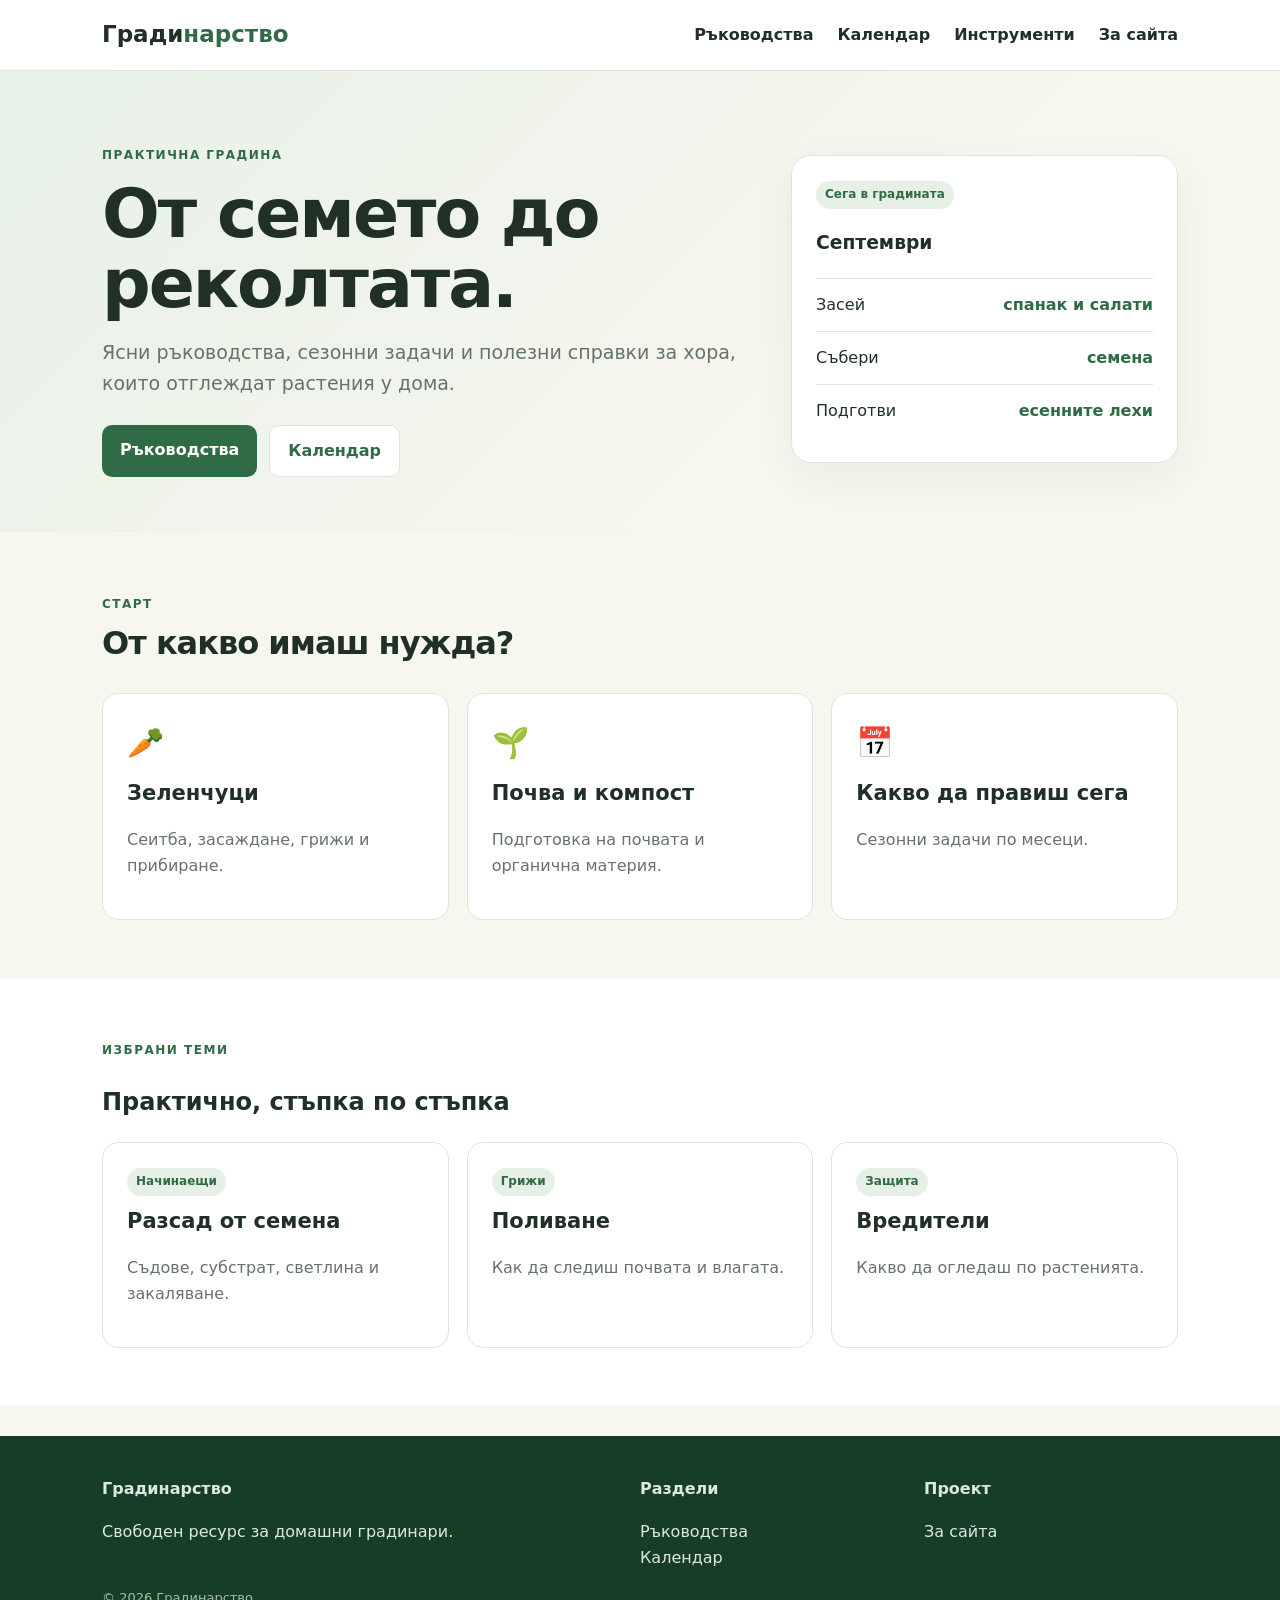
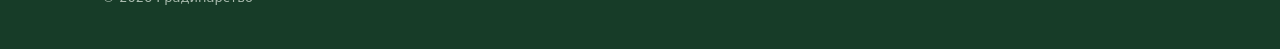
<file: index.html>
<!doctype html><html lang="bg"><head><meta charset="utf-8"><meta name="viewport" content="width=device-width,initial-scale=1"><meta name="description" content="Практични ръководства, сезонен календар и безплатни ресурси за домашната градина."><link rel="stylesheet" href="styles.css"><title>Градинарство | Практични ръководства</title></head><body><nav class="nav"><div class="wrap navin"><a class="brand" href="index.html">Гради<span>нарство</span></a><div class="links"><a href="guides.html">Ръководства</a><a href="calendar.html">Календар</a><a href="tools.html">Инструменти</a><a href="about.html">За сайта</a></div></div></nav><header class="hero"><div class="wrap hero-grid"><div><span class="eyebrow">Практична градина</span><h1>От семето до реколтата.</h1><p>Ясни ръководства, сезонни задачи и полезни справки за хора, които отглеждат растения у дома.</p><div class="actions"><a class="btn" href="guides.html">Ръководства</a><a class="btn alt" href="calendar.html">Календар</a></div></div><div class="hero-card"><span class="tag">Сега в градината</span><h3>Септември</h3><div class="month"><span>Засей</span><b>спанак и салати</b></div><div class="month"><span>Събери</span><b>семена</b></div><div class="month"><span>Подготви</span><b>есенните лехи</b></div></div></div></header><section><div class="wrap"><div class="section-head"><div><span class="eyebrow">Старт</span><h2>От какво имаш нужда?</h2></div></div><div class="grid"><a class="card" href="guides.html"><div class="icon">🥕</div><h3>Зеленчуци</h3><p class="muted">Сеитба, засаждане, грижи и прибиране.</p></a><a class="card" href="guides.html"><div class="icon">🌱</div><h3>Почва и компост</h3><p class="muted">Подготовка на почвата и органична материя.</p></a><a class="card" href="calendar.html"><div class="icon">📅</div><h3>Какво да правиш сега</h3><p class="muted">Сезонни задачи по месеци.</p></a></div></div></section><section style="background:#fff"><div class="wrap"><span class="eyebrow">Избрани теми</span><h2>Практично, стъпка по стъпка</h2><div class="grid"><a class="card" href="guides.html"><span class="tag">Начинаещи</span><h3>Разсад от семена</h3><p class="muted">Съдове, субстрат, светлина и закаляване.</p></a><a class="card" href="guides.html"><span class="tag">Грижи</span><h3>Поливане</h3><p class="muted">Как да следиш почвата и влагата.</p></a><a class="card" href="guides.html"><span class="tag">Защита</span><h3>Вредители</h3><p class="muted">Какво да огледаш по растенията.</p></a></div></div></section><footer class="footer"><div class="wrap footer-grid"><div><b>Градинарство</b><p>Свободен ресурс за домашни градинари.</p></div><div><b>Раздели</b><p><a href="guides.html">Ръководства</a><br><a href="calendar.html">Календар</a></p></div><div><b>Проект</b><p><a href="about.html">За сайта</a></p></div></div><div class="wrap small">© 2026 Градинарство</div></footer></body></html>
</file>
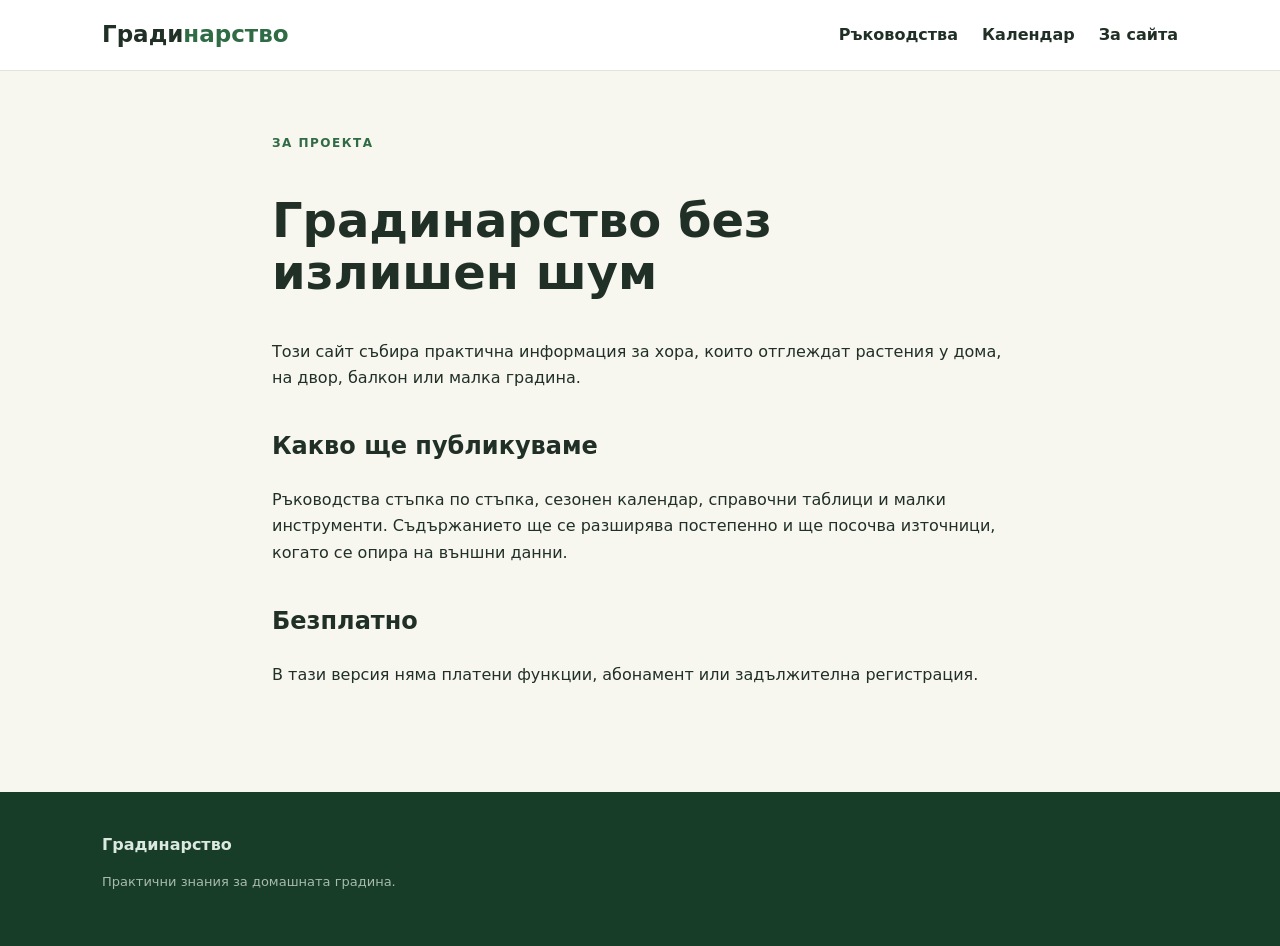
<file: about.html>
<!doctype html><html lang="bg"><head><meta charset="utf-8"><meta name="viewport" content="width=device-width,initial-scale=1"><link rel="stylesheet" href="styles.css"><title>За сайта | Градинарство</title></head><body><nav class="nav"><div class="wrap navin"><a class="brand" href="index.html">Гради<span>нарство</span></a><div class="links"><a href="guides.html">Ръководства</a><a href="calendar.html">Календар</a><a href="about.html">За сайта</a></div></div></nav><main><section><div class="wrap article"><span class="eyebrow">За проекта</span><h1>Градинарство без излишен шум</h1><p>Този сайт събира практична информация за хора, които отглеждат растения у дома, на двор, балкон или малка градина.</p><h2>Какво ще публикуваме</h2><p>Ръководства стъпка по стъпка, сезонен календар, справочни таблици и малки инструменти. Съдържанието ще се разширява постепенно и ще посочва източници, когато се опира на външни данни.</p><h2>Безплатно</h2><p>В тази версия няма платени функции, абонамент или задължителна регистрация.</p></div></section></main><footer class="footer"><div class="wrap"><b>Градинарство</b><p class="small">Практични знания за домашната градина.</p></div></footer></body></html>
</file>
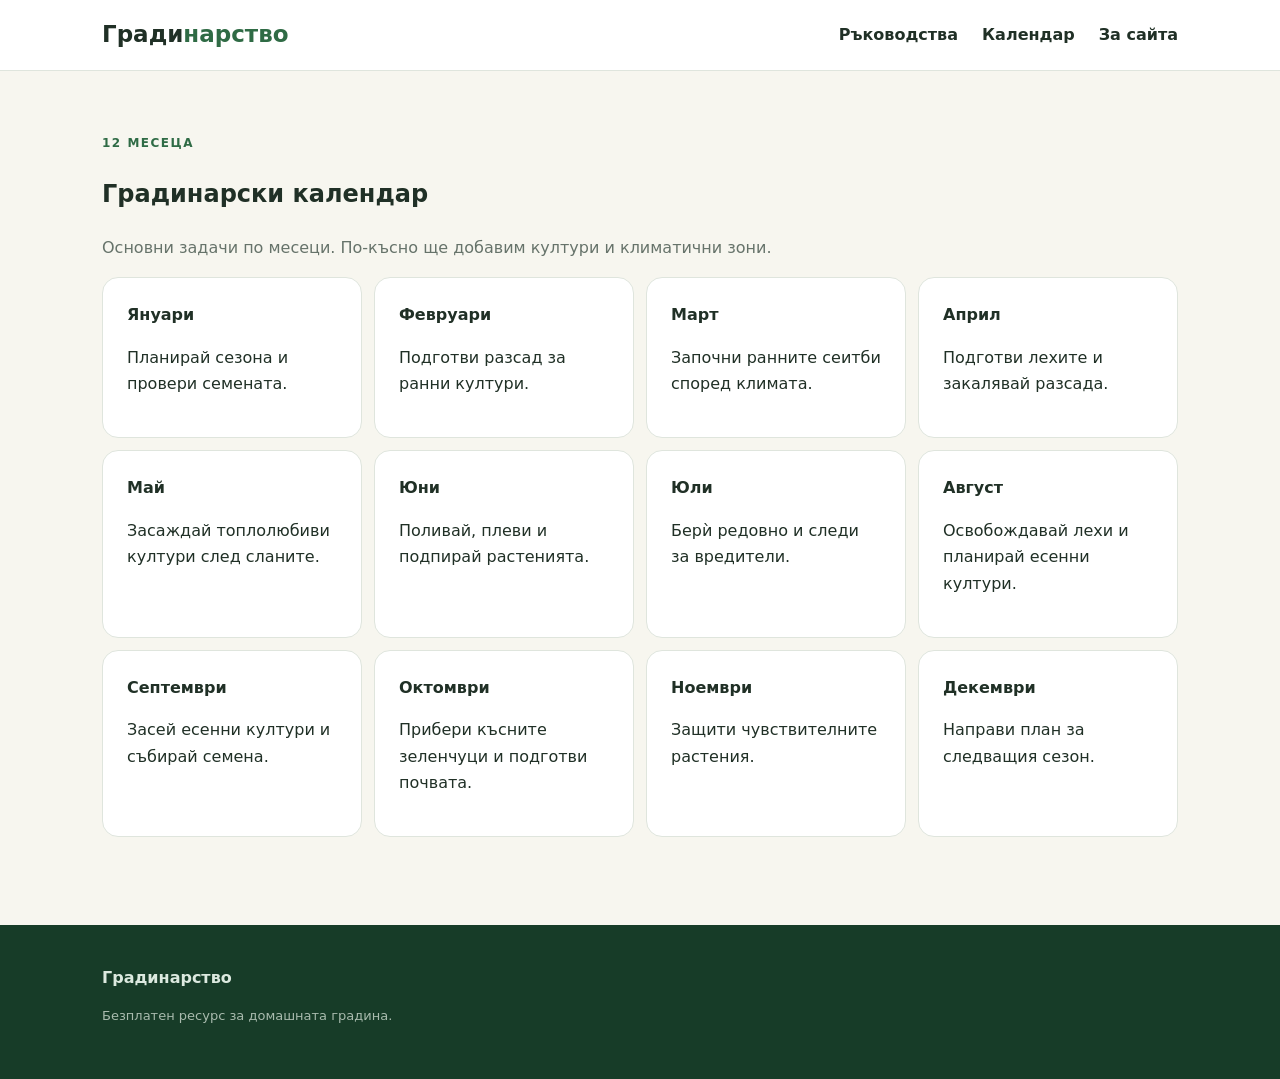
<file: calendar.html>
<!doctype html><html lang="bg"><head><meta charset="utf-8"><meta name="viewport" content="width=device-width,initial-scale=1"><link rel="stylesheet" href="styles.css"><title>Календар | Градинарство</title></head><body><nav class="nav"><div class="wrap navin"><a class="brand" href="index.html">Гради<span>нарство</span></a><div class="links"><a href="guides.html">Ръководства</a><a href="calendar.html">Календар</a><a href="about.html">За сайта</a></div></div></nav><main><section><div class="wrap"><span class="eyebrow">12 месеца</span><h1>Градинарски календар</h1><p class="muted">Основни задачи по месеци. По-късно ще добавим култури и климатични зони.</p><div class="calendar"><div class="card"><b>Януари</b><p>Планирай сезона и провери семената.</p></div><div class="card"><b>Февруари</b><p>Подготви разсад за ранни култури.</p></div><div class="card"><b>Март</b><p>Започни ранните сеитби според климата.</p></div><div class="card"><b>Април</b><p>Подготви лехите и закалявай разсада.</p></div><div class="card"><b>Май</b><p>Засаждай топлолюбиви култури след сланите.</p></div><div class="card"><b>Юни</b><p>Поливай, плеви и подпирай растенията.</p></div><div class="card"><b>Юли</b><p>Берѝ редовно и следи за вредители.</p></div><div class="card"><b>Август</b><p>Освобождавай лехи и планирай есенни култури.</p></div><div class="card"><b>Септември</b><p>Засей есенни култури и събирай семена.</p></div><div class="card"><b>Октомври</b><p>Прибери късните зеленчуци и подготви почвата.</p></div><div class="card"><b>Ноември</b><p>Защити чувствителните растения.</p></div><div class="card"><b>Декември</b><p>Направи план за следващия сезон.</p></div></div></div></section></main><footer class="footer"><div class="wrap"><b>Градинарство</b><p class="small">Безплатен ресурс за домашната градина.</p></div></footer></body></html>
</file>
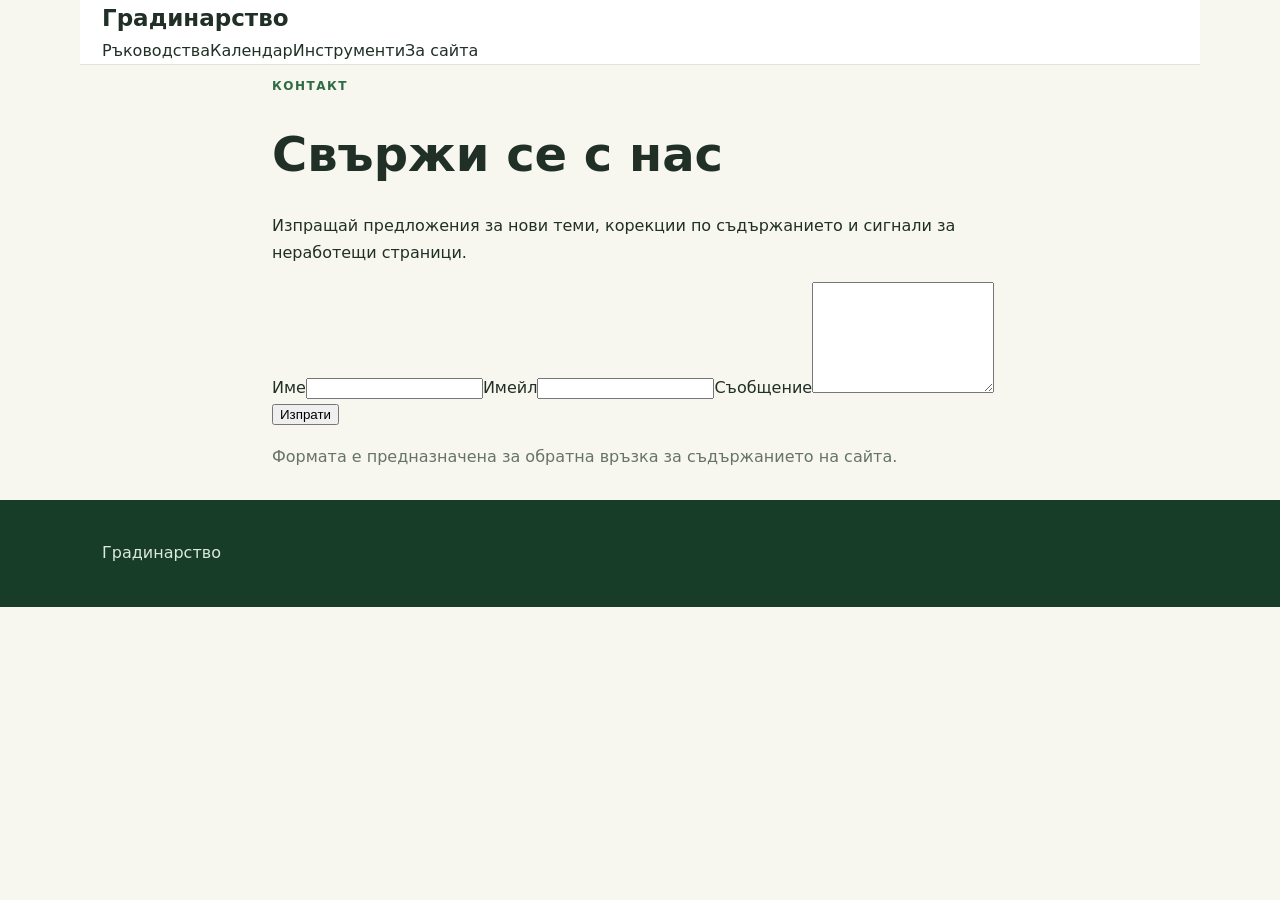
<file: contact.html>
<!doctype html><html lang="bg"><head><meta charset="utf-8"><meta name="viewport" content="width=device-width,initial-scale=1"><title>Контакт | Градинарство</title><meta name="description" content="Изпращай предложения за теми, корекции и сигнали за неработещи страници."><link rel="stylesheet" href="styles.css"></head><body><header class="site-header"><div class="wrap nav"><a class="brand" href="index.html">Градинарство</a><nav><a href="guides.html">Ръководства</a><a href="calendar.html">Календар</a><a href="tools.html">Инструменти</a><a href="about.html">За сайта</a></nav></div></header><main class="wrap article"><p class="eyebrow">Контакт</p><h1>Свържи се с нас</h1><p>Изпращай предложения за нови теми, корекции по съдържанието и сигнали за неработещи страници.</p><form name="contact" method="POST" data-netlify="true" netlify-honeypot="bot-field" action="/thank-you"><input type="hidden" name="form-name" value="contact"><p style="display:none"><label>Не попълвай това поле: <input name="bot-field"></label></p><label>Име<input name="name" type="text" required></label><label>Имейл<input name="email" type="email" required></label><label>Съобщение<textarea name="message" rows="7" required></textarea></label><button type="submit">Изпрати</button></form><p class="muted">Формата е предназначена за обратна връзка за съдържанието на сайта.</p></main><footer class="footer"><div class="wrap">Градинарство</div></footer></body></html>
</file>
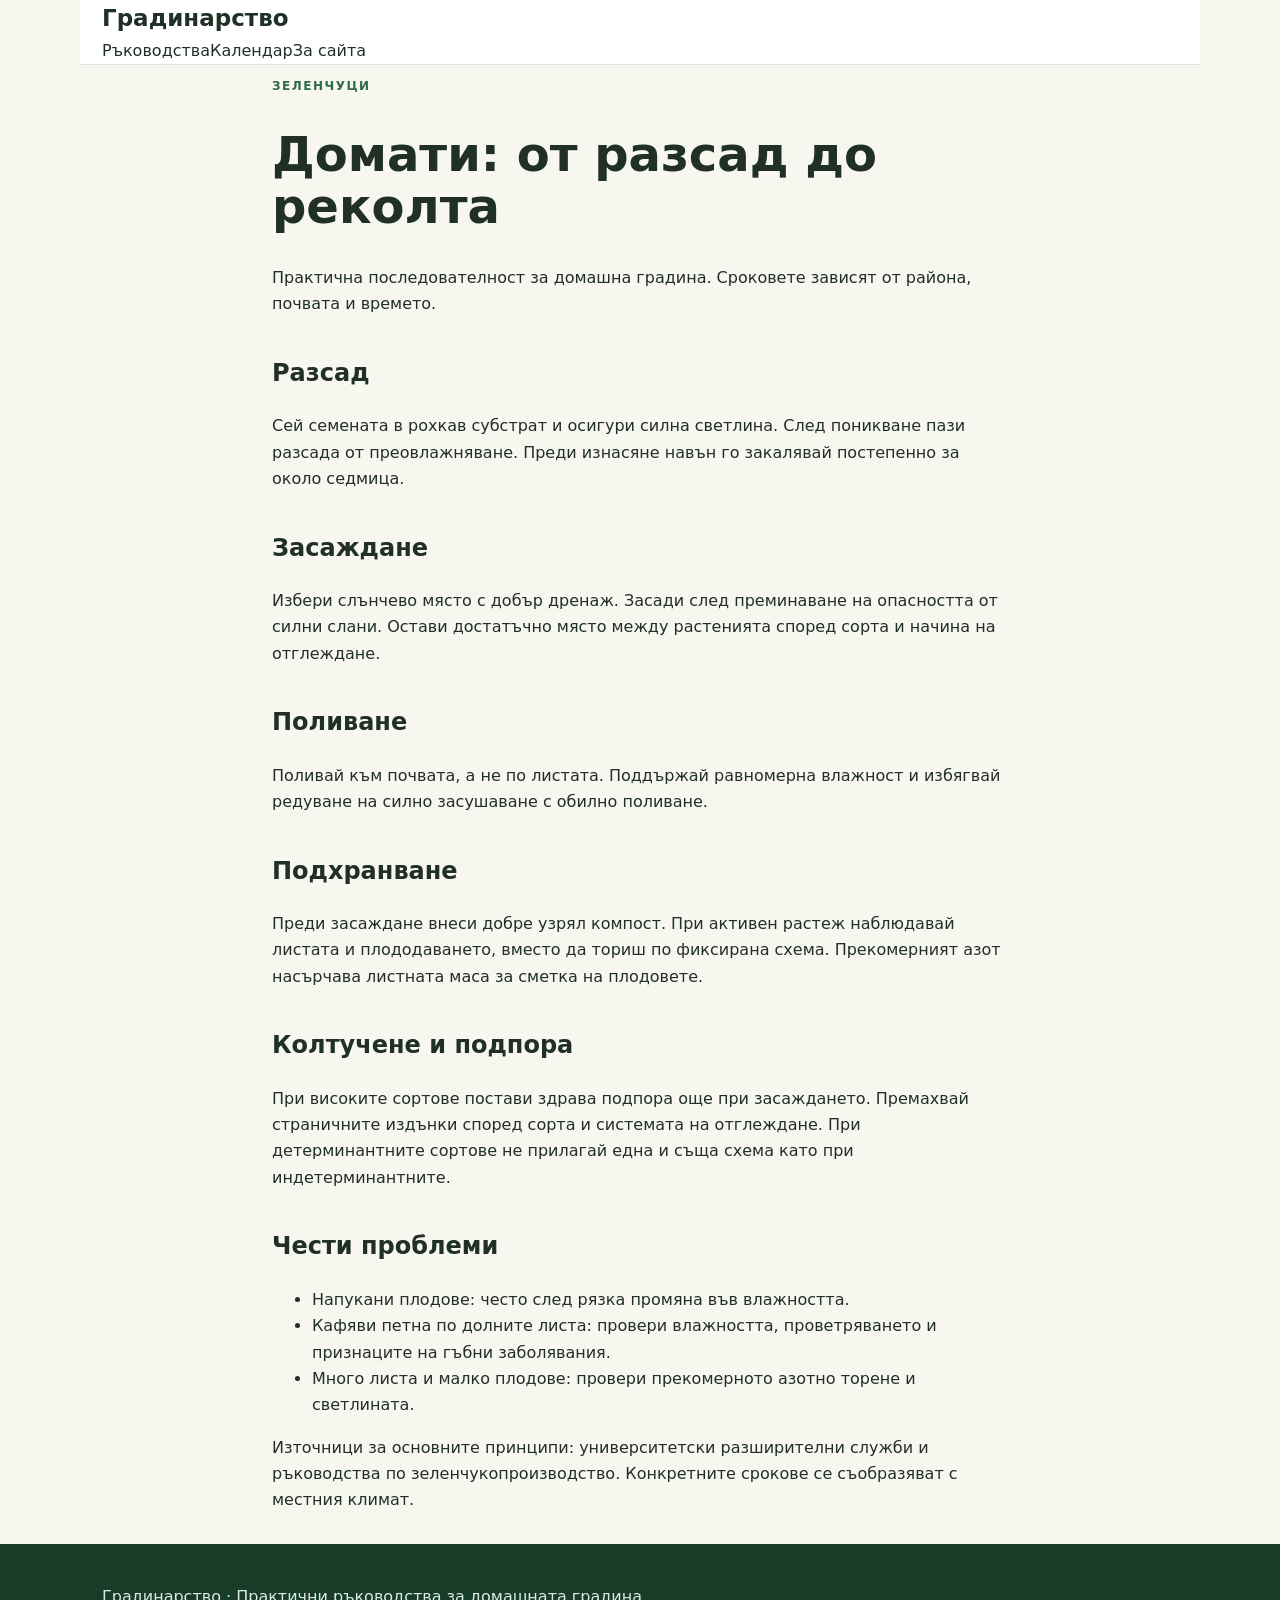
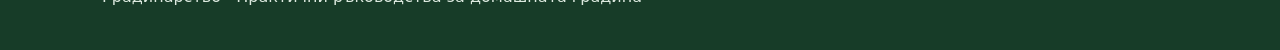
<file: guide-domati.html>
<!doctype html><html lang="bg"><head><meta charset="utf-8"><meta name="viewport" content="width=device-width,initial-scale=1"><title>Домати: от разсад до реколта | Градинарство</title><meta name="description" content="Практично ръководство за отглеждане на домати: разсад, засаждане, поливане, подхранване, колтучене и чести проблеми."><link rel="stylesheet" href="styles.css"></head><body><header class="site-header"><div class="wrap nav"><a class="brand" href="index.html">Градинарство</a><nav><a href="guides.html">Ръководства</a><a href="calendar.html">Календар</a><a href="about.html">За сайта</a></nav></div></header><main class="wrap article"><p class="eyebrow">Зеленчуци</p><h1>Домати: от разсад до реколта</h1><p class="lead">Практична последователност за домашна градина. Сроковете зависят от района, почвата и времето.</p><h2>Разсад</h2><p>Сей семената в рохкав субстрат и осигури силна светлина. След поникване пази разсада от преовлажняване. Преди изнасяне навън го закалявай постепенно за около седмица.</p><h2>Засаждане</h2><p>Избери слънчево място с добър дренаж. Засади след преминаване на опасността от силни слани. Остави достатъчно място между растенията според сорта и начина на отглеждане.</p><h2>Поливане</h2><p>Поливай към почвата, а не по листата. Поддържай равномерна влажност и избягвай редуване на силно засушаване с обилно поливане.</p><h2>Подхранване</h2><p>Преди засаждане внеси добре узрял компост. При активен растеж наблюдавай листата и плододаването, вместо да ториш по фиксирана схема. Прекомерният азот насърчава листната маса за сметка на плодовете.</p><h2>Колтучене и подпора</h2><p>При високите сортове постави здрава подпора още при засаждането. Премахвай страничните издънки според сорта и системата на отглеждане. При детерминантните сортове не прилагай една и съща схема като при индетерминантните.</p><h2>Чести проблеми</h2><ul><li>Напукани плодове: често след рязка промяна във влажността.</li><li>Кафяви петна по долните листа: провери влажността, проветряването и признаците на гъбни заболявания.</li><li>Много листа и малко плодове: провери прекомерното азотно торене и светлината.</li></ul><p class="source-note">Източници за основните принципи: университетски разширителни служби и ръководства по зеленчукопроизводство. Конкретните срокове се съобразяват с местния климат.</p></main><footer class="footer"><div class="wrap">Градинарство · Практични ръководства за домашната градина</div></footer></body></html>
</file>
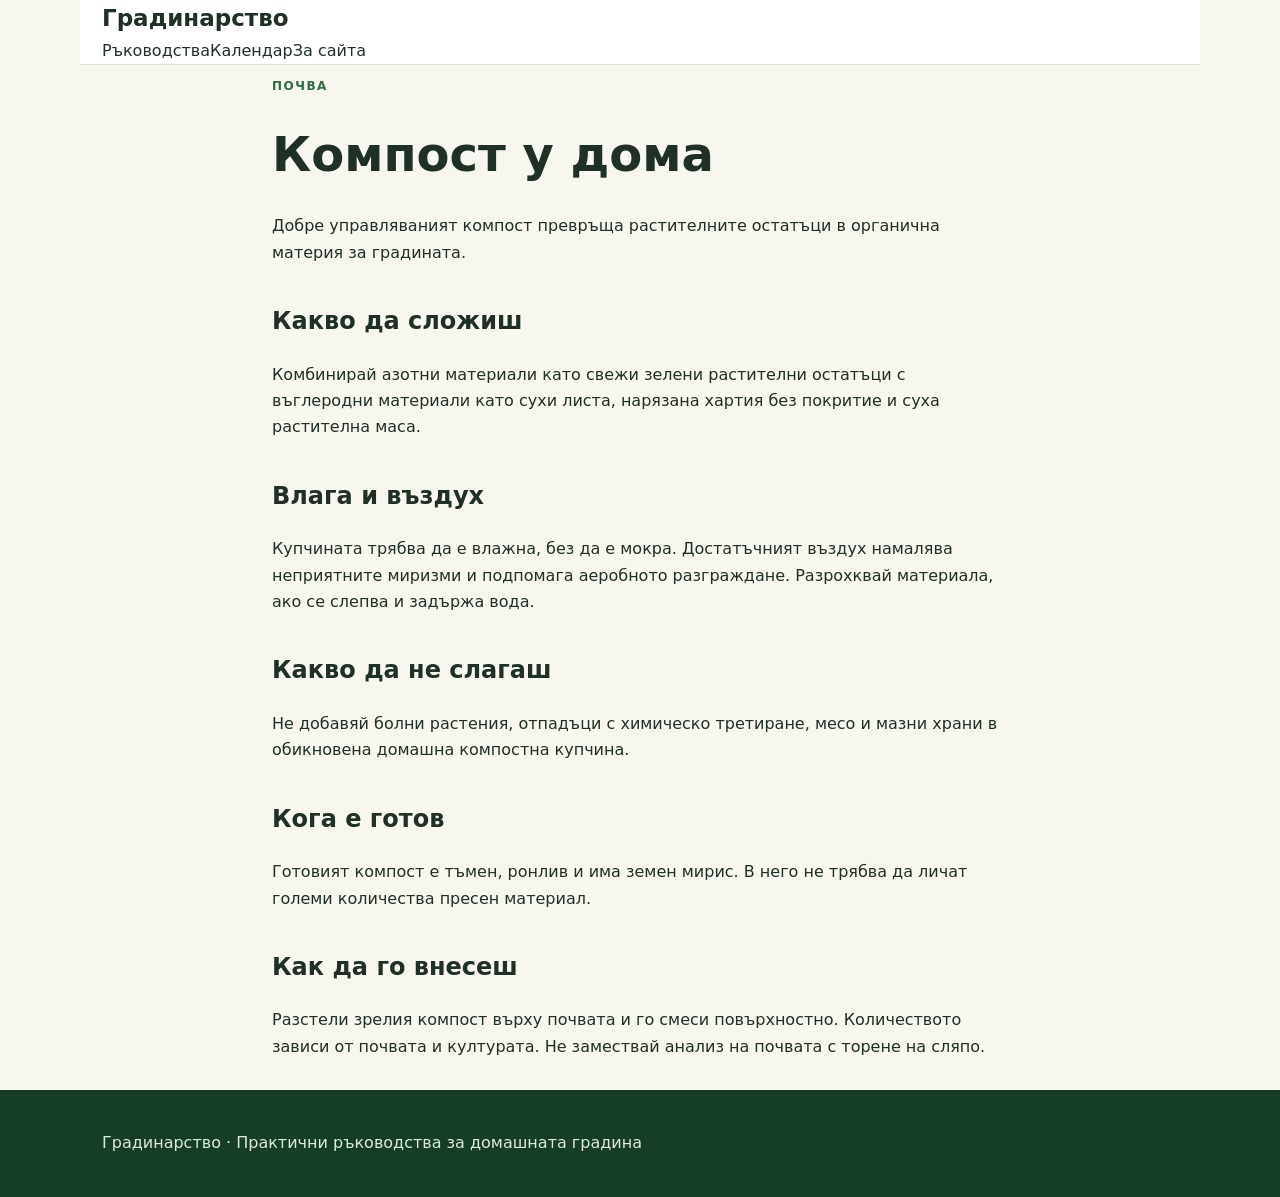
<file: guide-kompost.html>
<!doctype html><html lang="bg"><head><meta charset="utf-8"><meta name="viewport" content="width=device-width,initial-scale=1"><title>Компост у дома | Градинарство</title><meta name="description" content="Как да направиш домашен компост: материали, влага, въздух, обръщане и признаци за готовност."><link rel="stylesheet" href="styles.css"></head><body><header class="site-header"><div class="wrap nav"><a class="brand" href="index.html">Градинарство</a><nav><a href="guides.html">Ръководства</a><a href="calendar.html">Календар</a><a href="about.html">За сайта</a></nav></div></header><main class="wrap article"><p class="eyebrow">Почва</p><h1>Компост у дома</h1><p class="lead">Добре управляваният компост превръща растителните остатъци в органична материя за градината.</p><h2>Какво да сложиш</h2><p>Комбинирай азотни материали като свежи зелени растителни остатъци с въглеродни материали като сухи листа, нарязана хартия без покритие и суха растителна маса.</p><h2>Влага и въздух</h2><p>Купчината трябва да е влажна, без да е мокра. Достатъчният въздух намалява неприятните миризми и подпомага аеробното разграждане. Разрохквай материала, ако се слепва и задържа вода.</p><h2>Какво да не слагаш</h2><p>Не добавяй болни растения, отпадъци с химическо третиране, месо и мазни храни в обикновена домашна компостна купчина.</p><h2>Кога е готов</h2><p>Готовият компост е тъмен, ронлив и има земен мирис. В него не трябва да личат големи количества пресен материал.</p><h2>Как да го внесеш</h2><p>Разстели зрелия компост върху почвата и го смеси повърхностно. Количеството зависи от почвата и културата. Не замествай анализ на почвата с торене на сляпо.</p></main><footer class="footer"><div class="wrap">Градинарство · Практични ръководства за домашната градина</div></footer></body></html>
</file>
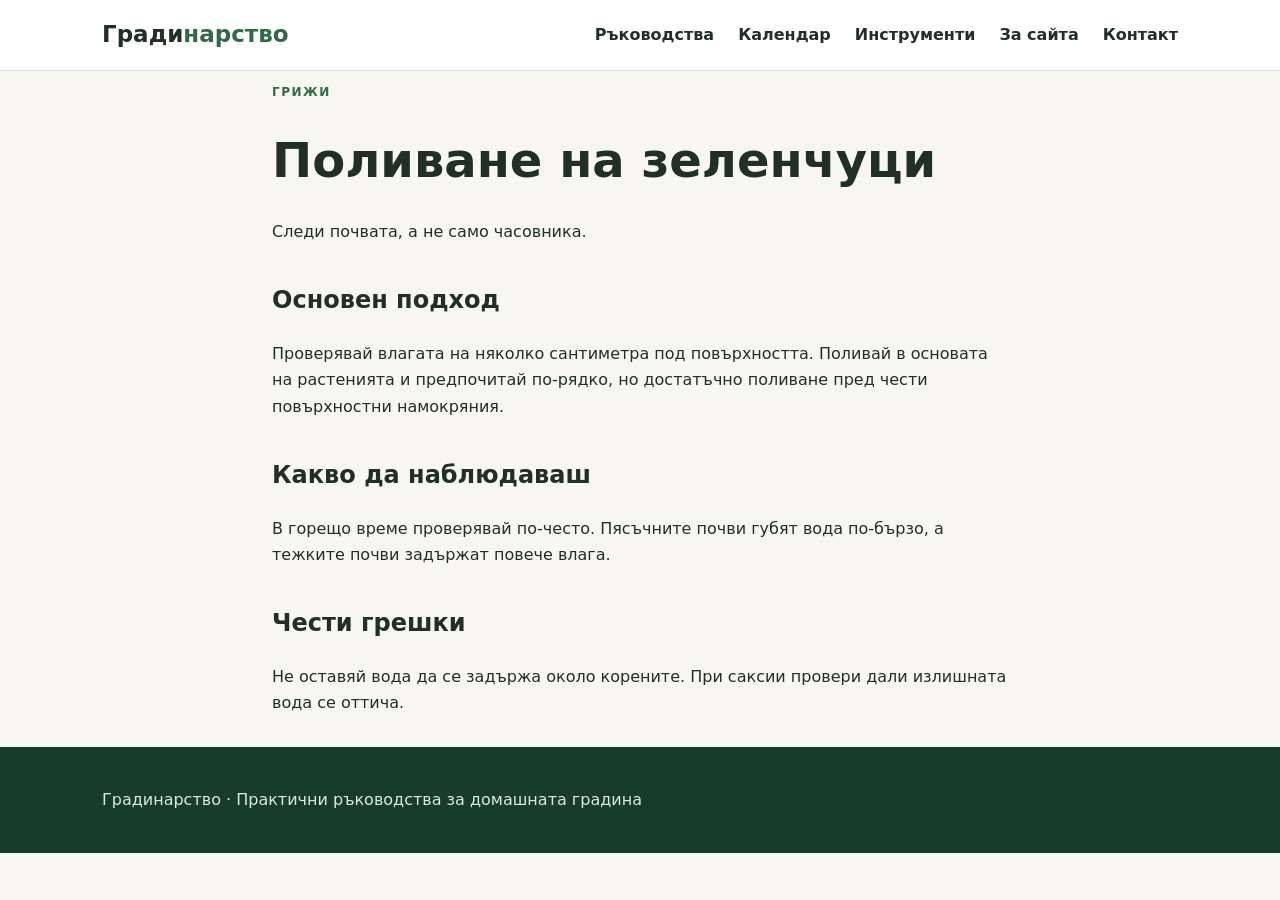
<file: guide-polivane.html>
<!doctype html><html lang="bg"><head><meta charset="utf-8"><meta name="viewport" content="width=device-width,initial-scale=1"><meta name="description" content="Поливане на зеленчуци | Практично ръководство от Градинарство."><link rel="stylesheet" href="styles.css"><title>Поливане на зеленчуци | Градинарство</title></head><body><nav class="nav"><div class="wrap navin"><a class="brand" href="index.html">Гради<span>нарство</span></a><div class="links"><a href="guides.html">Ръководства</a><a href="calendar.html">Календар</a><a href="tools.html">Инструменти</a><a href="about.html">За сайта</a><a href="contact.html">Контакт</a></div></div></nav><main class="wrap article"><p class="eyebrow">Грижи</p><h1>Поливане на зеленчуци</h1><p>Следи почвата, а не само часовника.</p><h2>Основен подход</h2><p>Проверявай влагата на няколко сантиметра под повърхността. Поливай в основата на растенията и предпочитай по-рядко, но достатъчно поливане пред чести повърхностни намокряния.</p><h2>Какво да наблюдаваш</h2><p>В горещо време проверявай по-често. Пясъчните почви губят вода по-бързо, а тежките почви задържат повече влага.</p><h2>Чести грешки</h2><p>Не оставяй вода да се задържа около корените. При саксии провери дали излишната вода се оттича.</p></main><footer class="footer"><div class="wrap">Градинарство · Практични ръководства за домашната градина</div></footer></body></html>
</file>
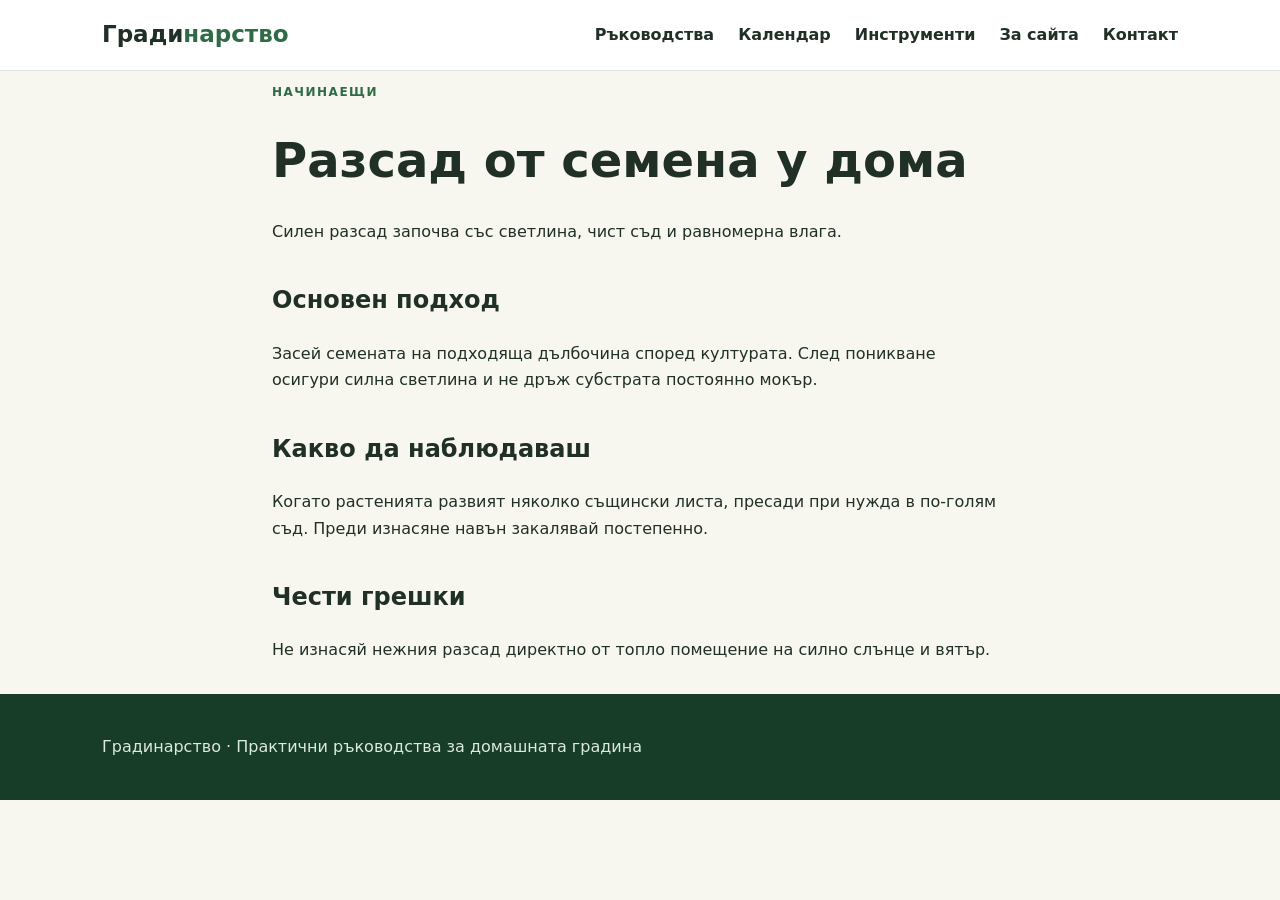
<file: guide-razsad.html>
<!doctype html><html lang="bg"><head><meta charset="utf-8"><meta name="viewport" content="width=device-width,initial-scale=1"><meta name="description" content="Разсад от семена у дома | Практично ръководство от Градинарство."><link rel="stylesheet" href="styles.css"><title>Разсад от семена у дома | Градинарство</title></head><body><nav class="nav"><div class="wrap navin"><a class="brand" href="index.html">Гради<span>нарство</span></a><div class="links"><a href="guides.html">Ръководства</a><a href="calendar.html">Календар</a><a href="tools.html">Инструменти</a><a href="about.html">За сайта</a><a href="contact.html">Контакт</a></div></div></nav><main class="wrap article"><p class="eyebrow">Начинаещи</p><h1>Разсад от семена у дома</h1><p>Силен разсад започва със светлина, чист съд и равномерна влага.</p><h2>Основен подход</h2><p>Засей семената на подходяща дълбочина според културата. След поникване осигури силна светлина и не дръж субстрата постоянно мокър.</p><h2>Какво да наблюдаваш</h2><p>Когато растенията развият няколко същински листа, пресади при нужда в по-голям съд. Преди изнасяне навън закалявай постепенно.</p><h2>Чести грешки</h2><p>Не изнасяй нежния разсад директно от топло помещение на силно слънце и вятър.</p></main><footer class="footer"><div class="wrap">Градинарство · Практични ръководства за домашната градина</div></footer></body></html>
</file>
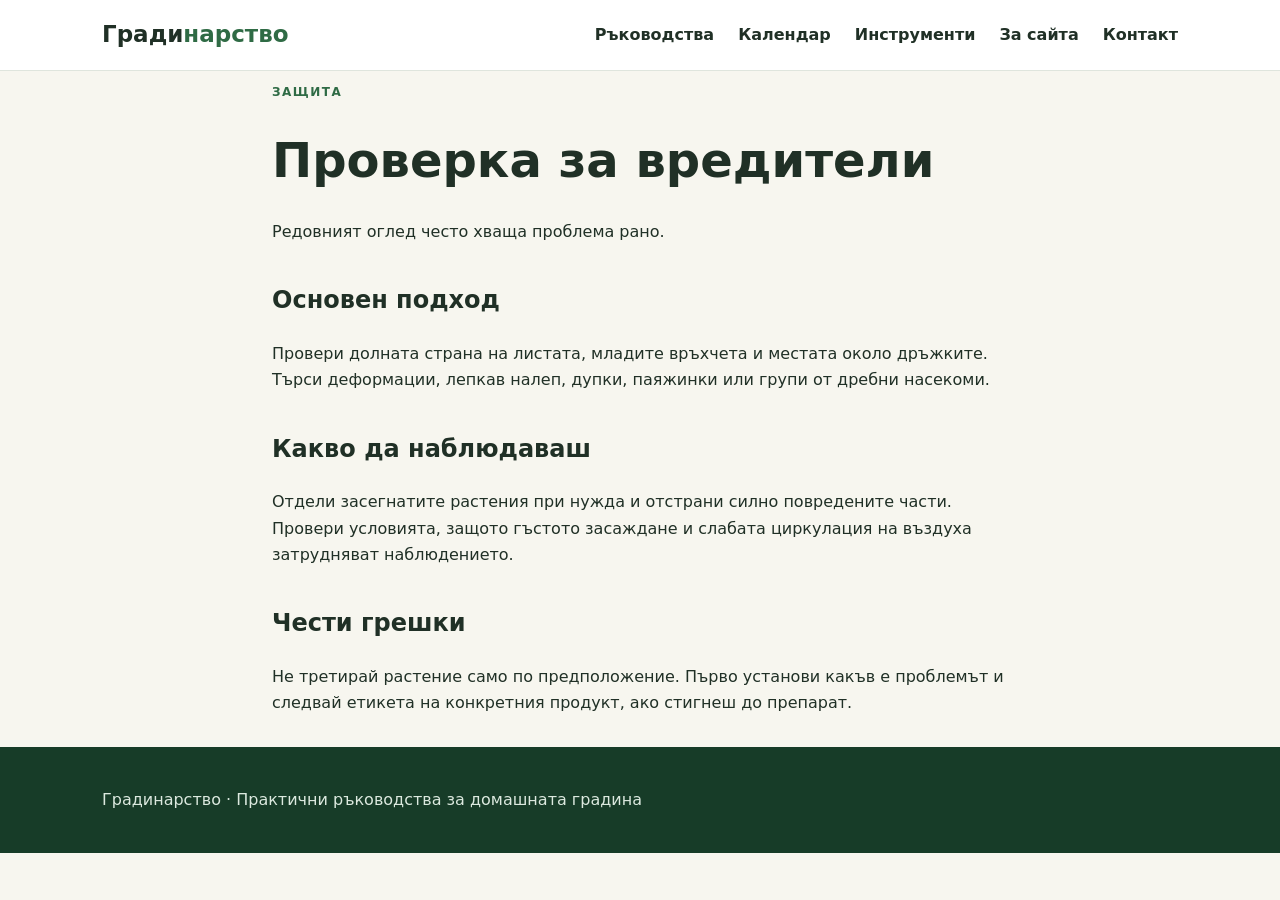
<file: guide-vrediteli.html>
<!doctype html><html lang="bg"><head><meta charset="utf-8"><meta name="viewport" content="width=device-width,initial-scale=1"><meta name="description" content="Проверка за вредители | Практично ръководство от Градинарство."><link rel="stylesheet" href="styles.css"><title>Проверка за вредители | Градинарство</title></head><body><nav class="nav"><div class="wrap navin"><a class="brand" href="index.html">Гради<span>нарство</span></a><div class="links"><a href="guides.html">Ръководства</a><a href="calendar.html">Календар</a><a href="tools.html">Инструменти</a><a href="about.html">За сайта</a><a href="contact.html">Контакт</a></div></div></nav><main class="wrap article"><p class="eyebrow">Защита</p><h1>Проверка за вредители</h1><p>Редовният оглед често хваща проблема рано.</p><h2>Основен подход</h2><p>Провери долната страна на листата, младите връхчета и местата около дръжките. Търси деформации, лепкав налеп, дупки, паяжинки или групи от дребни насекоми.</p><h2>Какво да наблюдаваш</h2><p>Отдели засегнатите растения при нужда и отстрани силно повредените части. Провери условията, защото гъстото засаждане и слабата циркулация на въздуха затрудняват наблюдението.</p><h2>Чести грешки</h2><p>Не третирай растение само по предположение. Първо установи какъв е проблемът и следвай етикета на конкретния продукт, ако стигнеш до препарат.</p></main><footer class="footer"><div class="wrap">Градинарство · Практични ръководства за домашната градина</div></footer></body></html>
</file>
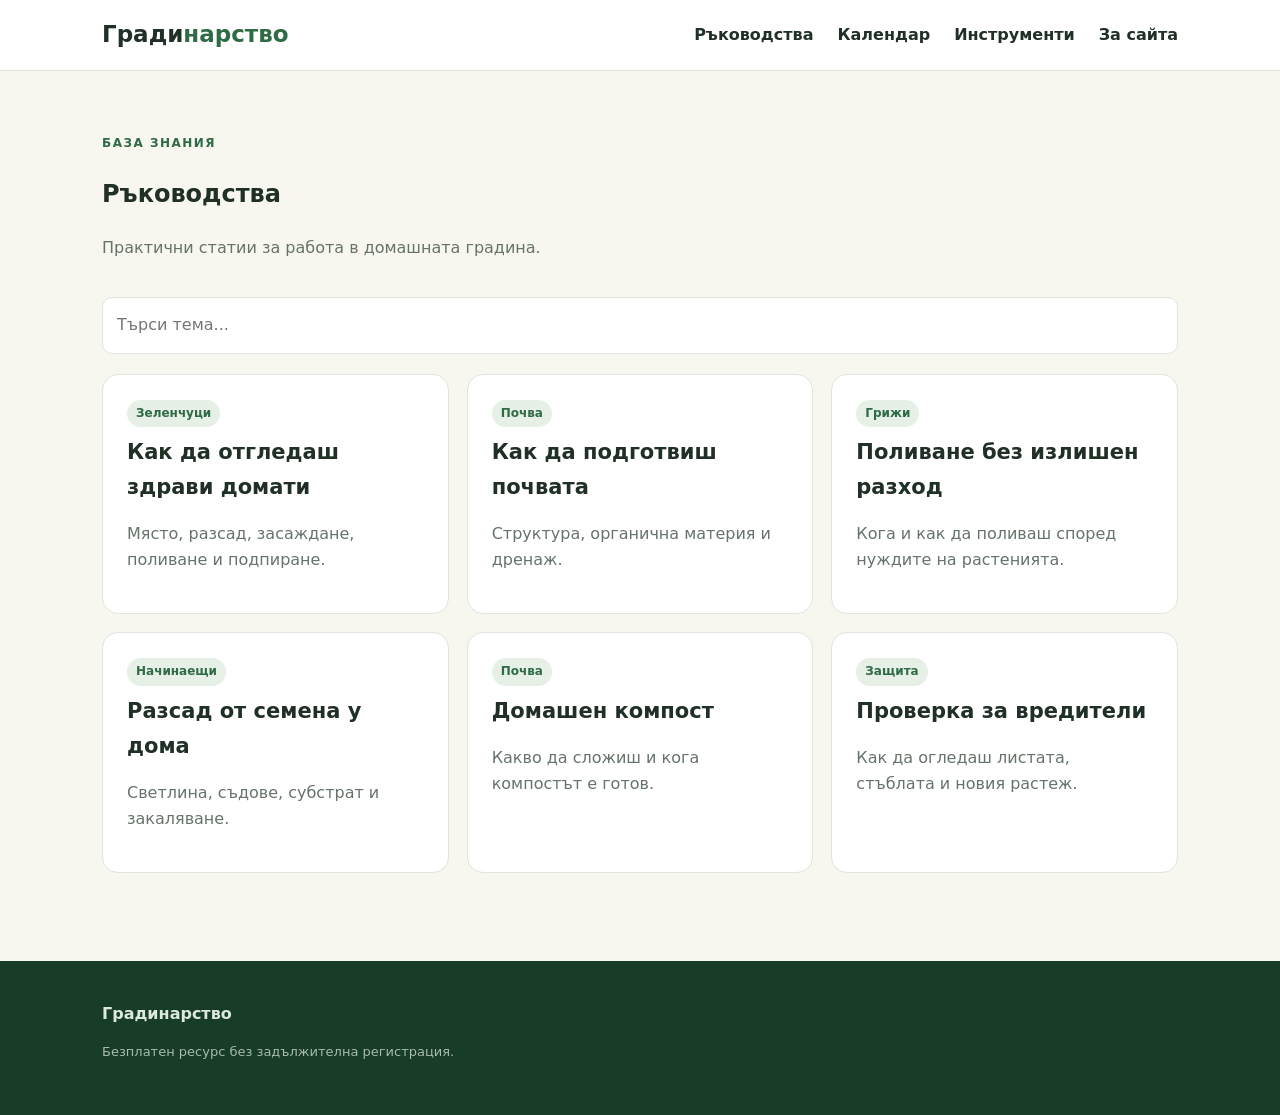
<file: guides.html>
<!doctype html><html lang="bg"><head><meta charset="utf-8"><meta name="viewport" content="width=device-width,initial-scale=1"><meta name="description" content="Практични ръководства за домашната градина."><link rel="stylesheet" href="styles.css"><title>Ръководства | Градинарство</title></head><body><nav class="nav"><div class="wrap navin"><a class="brand" href="index.html">Гради<span>нарство</span></a><div class="links"><a href="guides.html">Ръководства</a><a href="calendar.html">Календар</a><a href="tools.html">Инструменти</a><a href="about.html">За сайта</a></div></div></nav><main><section><div class="wrap"><span class="eyebrow">База знания</span><h1>Ръководства</h1><p class="muted">Практични статии за работа в домашната градина.</p><input id="search" class="search" placeholder="Търси тема..." style="margin:20px 0"><div class="grid"><a class="card" data-title="домати"><span class="tag">Зеленчуци</span><h3>Как да отгледаш здрави домати</h3><p class="muted">Място, разсад, засаждане, поливане и подпиране.</p></a><a class="card" data-title="почва"><span class="tag">Почва</span><h3>Как да подготвиш почвата</h3><p class="muted">Структура, органична материя и дренаж.</p></a><a class="card" data-title="поливане"><span class="tag">Грижи</span><h3>Поливане без излишен разход</h3><p class="muted">Кога и как да поливаш според нуждите на растенията.</p></a><a class="card" data-title="разсад"><span class="tag">Начинаещи</span><h3>Разсад от семена у дома</h3><p class="muted">Светлина, съдове, субстрат и закаляване.</p></a><a class="card" data-title="компост"><span class="tag">Почва</span><h3>Домашен компост</h3><p class="muted">Какво да сложиш и кога компостът е готов.</p></a><a class="card" data-title="вредители"><span class="tag">Защита</span><h3>Проверка за вредители</h3><p class="muted">Как да огледаш листата, стъблата и новия растеж.</p></a></div></div></section></main><footer class="footer"><div class="wrap"><b>Градинарство</b><p class="small">Безплатен ресурс без задължителна регистрация.</p></div></footer><script src="script.js"></script></body></html>
</file>
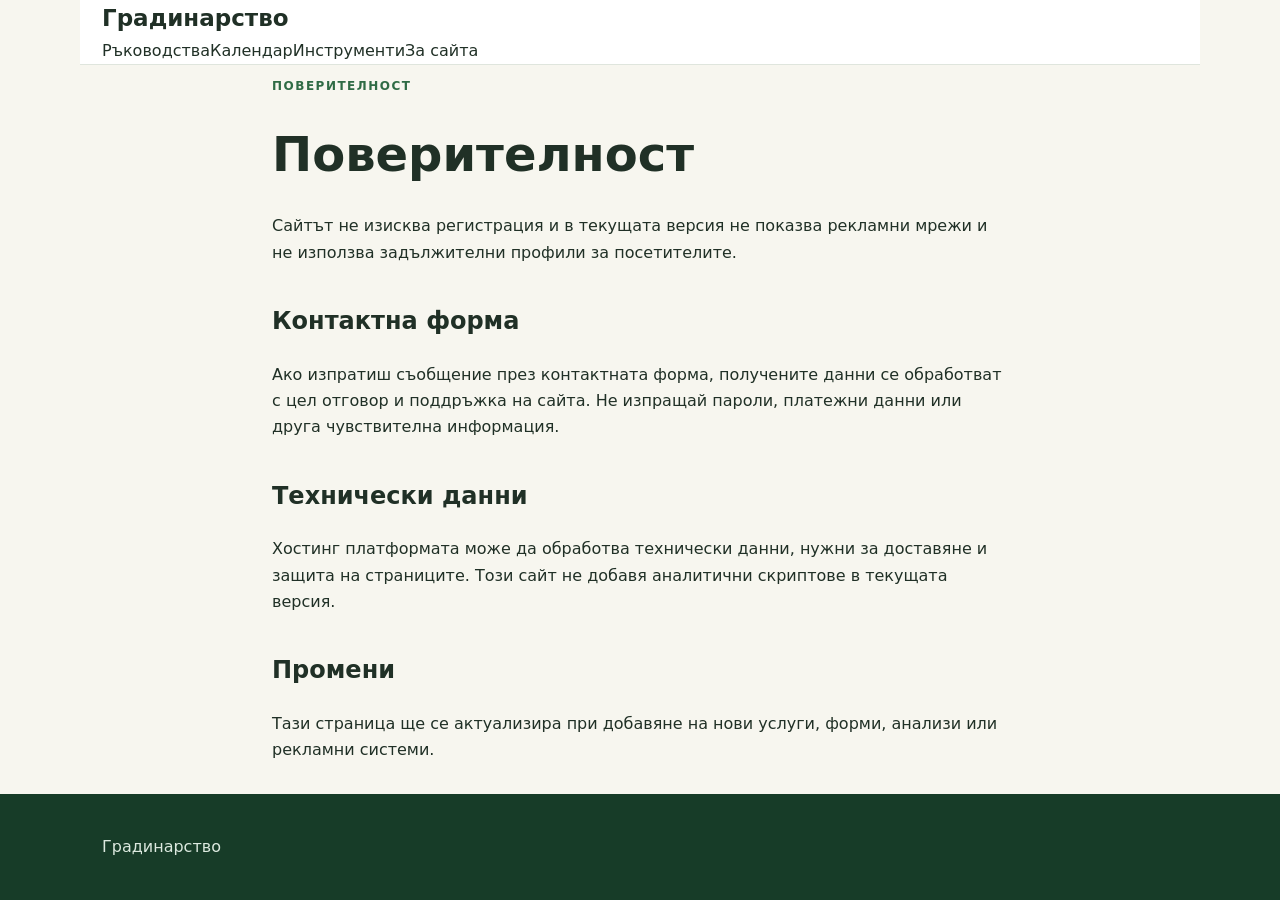
<file: privacy.html>
<!doctype html><html lang="bg"><head><meta charset="utf-8"><meta name="viewport" content="width=device-width,initial-scale=1"><title>Поверителност | Градинарство</title><meta name="description" content="Информация за поверителността в сайта Градинарство."><link rel="stylesheet" href="styles.css"></head><body><header class="site-header"><div class="wrap nav"><a class="brand" href="index.html">Градинарство</a><nav><a href="guides.html">Ръководства</a><a href="calendar.html">Календар</a><a href="tools.html">Инструменти</a><a href="about.html">За сайта</a></nav></div></header><main class="wrap article"><p class="eyebrow">Поверителност</p><h1>Поверителност</h1><p>Сайтът не изисква регистрация и в текущата версия не показва рекламни мрежи и не използва задължителни профили за посетителите.</p><h2>Контактна форма</h2><p>Ако изпратиш съобщение през контактната форма, получените данни се обработват с цел отговор и поддръжка на сайта. Не изпращай пароли, платежни данни или друга чувствителна информация.</p><h2>Технически данни</h2><p>Хостинг платформата може да обработва технически данни, нужни за доставяне и защита на страниците. Този сайт не добавя аналитични скриптове в текущата версия.</p><h2>Промени</h2><p>Тази страница ще се актуализира при добавяне на нови услуги, форми, анализи или рекламни системи.</p></main><footer class="footer"><div class="wrap">Градинарство</div></footer></body></html>
</file>
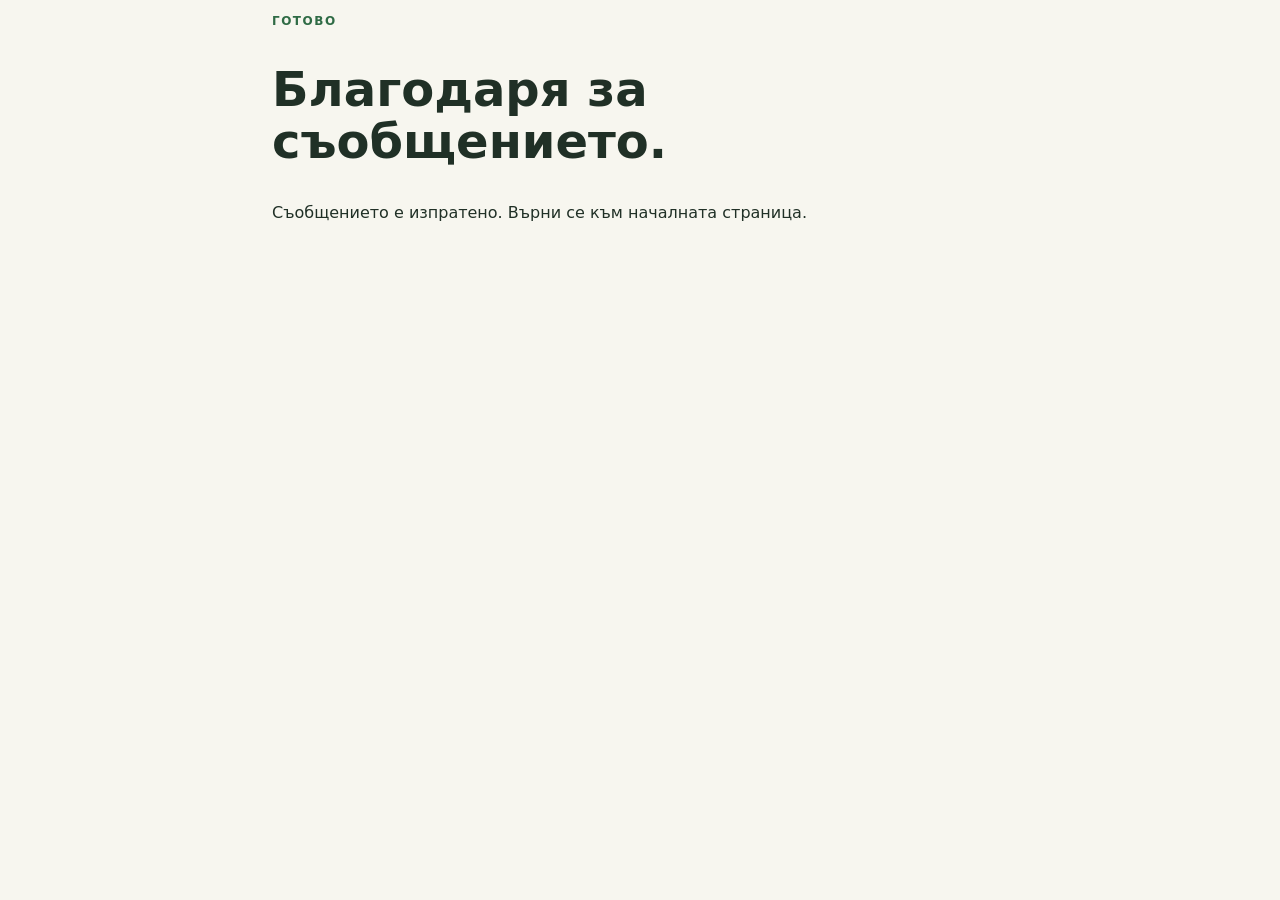
<file: thank-you.html>
<!doctype html><html lang="bg"><head><meta charset="utf-8"><meta name="viewport" content="width=device-width,initial-scale=1"><title>Благодаря | Градинарство</title><link rel="stylesheet" href="styles.css"></head><body><main class="wrap article"><p class="eyebrow">Готово</p><h1>Благодаря за съобщението.</h1><p>Съобщението е изпратено. Върни се към <a href="index.html">началната страница</a>.</p></main></body></html>
</file>
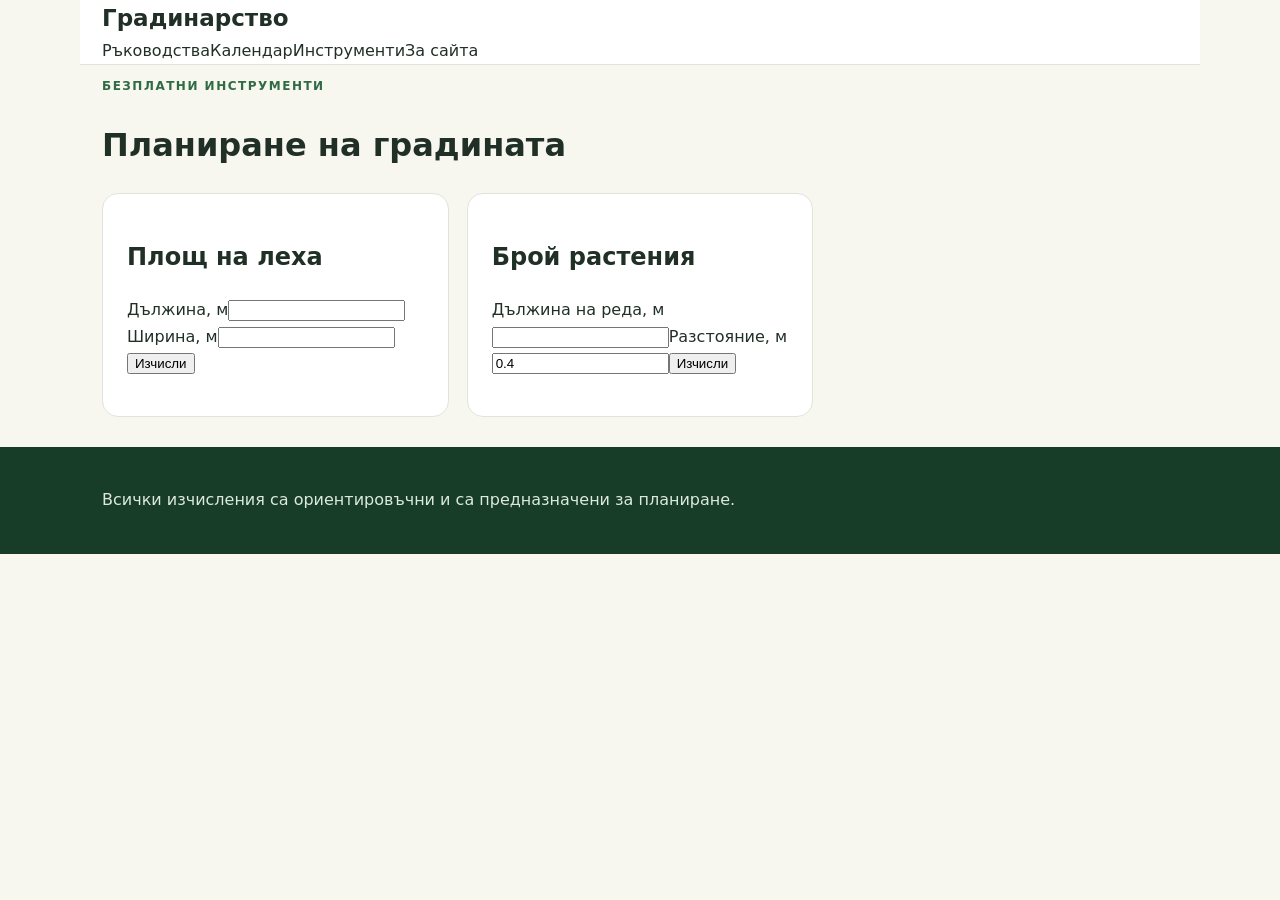
<file: tools.html>
<!doctype html><html lang="bg"><head><meta charset="utf-8"><meta name="viewport" content="width=device-width,initial-scale=1"><title>Безплатни инструменти | Градинарство</title><meta name="description" content="Безплатни малки инструменти за планиране на градината: площ, брой растения и ориентировъчно количество вода."><link rel="stylesheet" href="styles.css"></head><body><header class="site-header"><div class="wrap nav"><a class="brand" href="index.html">Градинарство</a><nav><a href="guides.html">Ръководства</a><a href="calendar.html">Календар</a><a href="tools.html">Инструменти</a><a href="about.html">За сайта</a></nav></div></header><main class="wrap"><p class="eyebrow">Безплатни инструменти</p><h1>Планиране на градината</h1><div class="grid two"><section class="card"><h2>Площ на леха</h2><label>Дължина, м<input id="l" type="number" min="0" step="0.1"></label><label>Ширина, м<input id="w" type="number" min="0" step="0.1"></label><button onclick="area()">Изчисли</button><p id="a" class="result"></p></section><section class="card"><h2>Брой растения</h2><label>Дължина на реда, м<input id="r" type="number" min="0" step="0.1"></label><label>Разстояние, м<input id="s" type="number" min="0.01" step="0.01" value="0.4"></label><button onclick="plants()">Изчисли</button><p id="p" class="result"></p></section></div></main><footer class="footer"><div class="wrap">Всички изчисления са ориентировъчни и са предназначени за планиране.</div></footer><script>function area(){const v=(+l.value)*(+w.value);a.textContent=Number.isFinite(v)?v.toFixed(2)+' м²':''}function plants(){const v=Math.floor((+r.value)/(+s.value));p.textContent=Number.isFinite(v)?v+' растения ориентировъчно':''}</script></body></html>
</file>
<file: styles.css>
:root{--bg:#f7f6ef;--card:#fff;--ink:#203026;--muted:#66736a;--green:#2f6b45;--green2:#e6f0e7;--line:#dfe5dd;--max:1120px}*{box-sizing:border-box}body{margin:0;background:var(--bg);color:var(--ink);font:16px/1.65 system-ui,sans-serif}a{color:inherit;text-decoration:none}.wrap{max-width:var(--max);margin:auto;padding:0 22px}.nav{background:#fff;border-bottom:1px solid var(--line);position:sticky;top:0;z-index:10}.navin{display:flex;align-items:center;justify-content:space-between;min-height:70px}.brand{font-size:23px;font-weight:800}.brand span{color:var(--green)}.links{display:flex;gap:24px;font-weight:650}.links a:hover{color:var(--green)}.hero{padding:70px 0 55px;background:linear-gradient(135deg,#e7f1e7,#f7f6ef 65%)}.hero-grid{display:grid;grid-template-columns:1.25fr .75fr;gap:44px;align-items:center}.eyebrow{text-transform:uppercase;letter-spacing:1.5px;color:var(--green);font-weight:800;font-size:12px}.hero h1{font-size:clamp(40px,6vw,68px);line-height:1.02;letter-spacing:-2px;margin:12px 0}.hero p{font-size:19px;color:var(--muted);max-width:650px}.actions{display:flex;gap:12px;margin-top:25px;flex-wrap:wrap}.btn{padding:12px 18px;border-radius:10px;background:var(--green);color:#fff;font-weight:750}.btn.alt{background:#fff;color:var(--green);border:1px solid var(--line)}.hero-card,.card{background:var(--card);border:1px solid var(--line);border-radius:16px;padding:24px}.hero-card{border-radius:20px;box-shadow:0 14px 40px #1d33220e}.month{display:flex;justify-content:space-between;border-top:1px solid var(--line);padding:13px 0}.month b{color:var(--green)}section{padding:58px 0}.section-head{display:flex;justify-content:space-between;align-items:end;gap:20px;margin-bottom:24px}.section-head h2{font-size:32px;letter-spacing:-1px;margin:0}.muted{color:var(--muted)}.grid{display:grid;grid-template-columns:repeat(3,1fr);gap:18px}.card h3{margin:8px 0;font-size:21px}.icon{font-size:30px}.tag{display:inline-block;background:var(--green2);color:var(--green);padding:4px 9px;border-radius:99px;font-size:12px;font-weight:800}.calendar{display:grid;grid-template-columns:repeat(4,1fr);gap:12px}.search{width:100%;padding:14px;border:1px solid var(--line);border-radius:10px;font:inherit}.article{max-width:780px}.article h1{font-size:48px;line-height:1.08}.article h2{margin-top:36px}.footer{background:#173c28;color:#dce9df;padding:40px 0;margin-top:30px}.footer-grid{display:grid;grid-template-columns:2fr 1fr 1fr;gap:30px}.small{font-size:13px;color:#a9bbae}@media(max-width:800px){.links{display:none}.hero-grid,.grid,.footer-grid{grid-template-columns:1fr}.calendar{grid-template-columns:repeat(2,1fr)}.hero h1{font-size:44px}}
</file>
